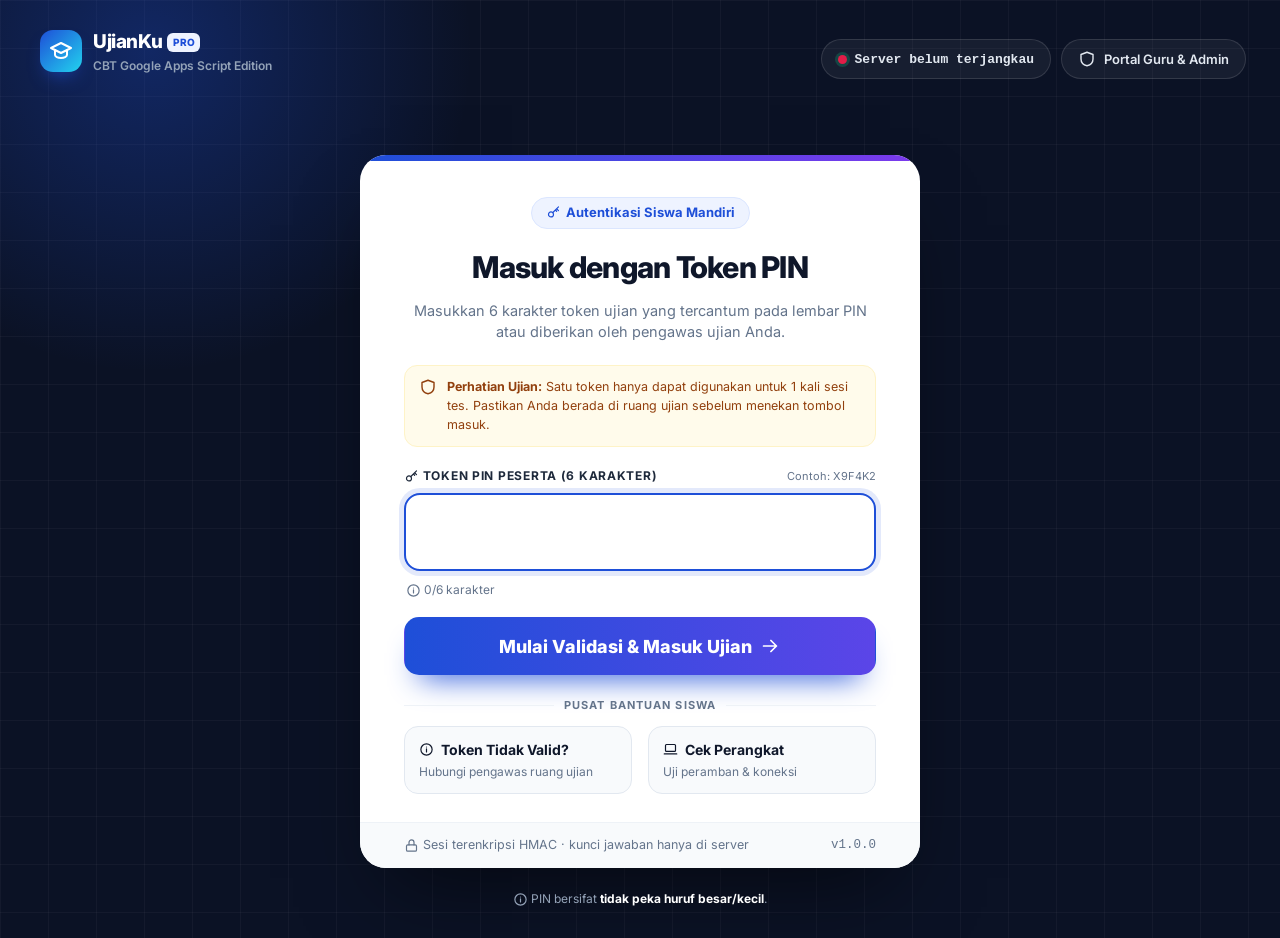
<file: index.html>
<!doctype html>
<html lang="id">
<head>
  <meta charset="utf-8">
  <meta name="viewport" content="width=device-width, initial-scale=1, viewport-fit=cover">
  <title>Portal Ujian Online — UjianKu Pro</title>
  <meta name="description" content="Portal ujian berbasis komputer (CBT). Masuk dengan Token PIN dari pengawas.">
  <meta name="theme-color" content="#13265C">
  <link rel="icon" href="assets/favicon.svg" type="image/svg+xml">
  <link rel="preconnect" href="https://fonts.googleapis.com">
  <link rel="preconnect" href="https://fonts.gstatic.com" crossorigin>
  <link rel="preconnect" href="https://script.google.com">
  <link rel="stylesheet" href="https://fonts.googleapis.com/css2?family=Inter:wght@400;500;600;700;800&display=swap">
  <link rel="stylesheet" href="css/app.css?v=20261024-1">
</head>
<body>
  <div id="root"><div style="min-height:100vh;display:flex;align-items:center;justify-content:center;background:#0b1225;color:#94a3b8;font-family:Inter,sans-serif">Memuat portal ujian…</div></div>
  <noscript>Aktifkan JavaScript untuk mengerjakan ujian.</noscript>
  <script src="js/config.js?v=20261025-1"></script>
  <script src="js/vendor/qrcode.js?v=20261024-1" defer></script>
  <script src="js/core.js?v=20261024-1" defer></script>
  <script src="js/siswa.js?v=20261024-1" defer></script>
</body>
</html>
</file>
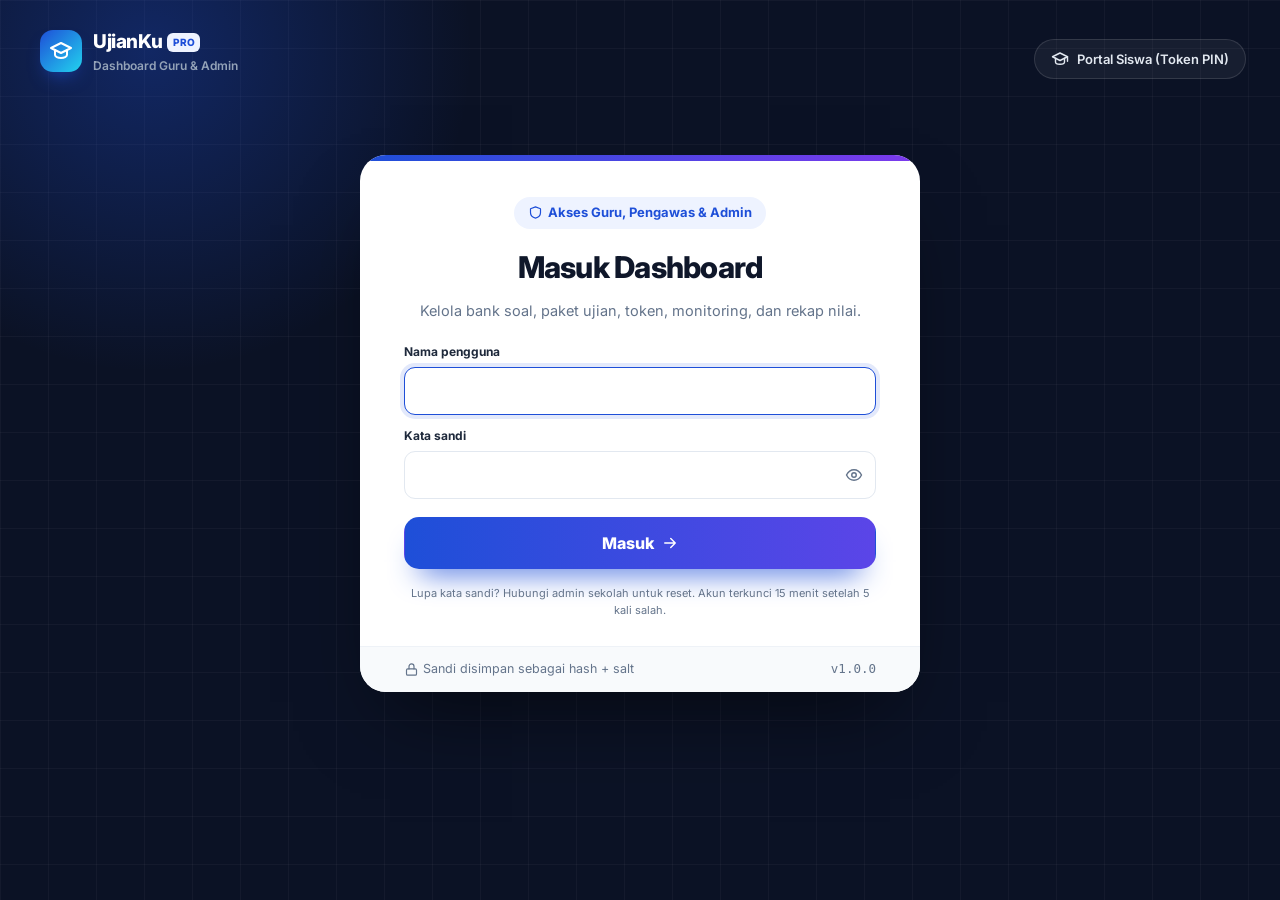
<file: admin.html>
<!doctype html>
<html lang="id">
<head>
  <meta charset="utf-8">
  <meta name="viewport" content="width=device-width, initial-scale=1, viewport-fit=cover">
  <title>Dashboard Guru &amp; Admin — UjianKu Pro</title>
  <meta name="robots" content="noindex">
  <meta name="theme-color" content="#1E4FD8">
  <link rel="icon" href="assets/favicon.svg" type="image/svg+xml">
  <link rel="preconnect" href="https://fonts.googleapis.com">
  <link rel="preconnect" href="https://fonts.gstatic.com" crossorigin>
  <link rel="preconnect" href="https://script.google.com">
  <link rel="stylesheet" href="https://fonts.googleapis.com/css2?family=Inter:wght@400;500;600;700;800&display=swap">
  <link rel="stylesheet" href="css/app.css?v=20261024-1">
</head>
<body>
  <div id="root"><div style="min-height:100vh;display:flex;align-items:center;justify-content:center;color:#64748b;font-family:Inter,sans-serif">Memuat dashboard…</div></div>
  <noscript>Aktifkan JavaScript untuk membuka dashboard.</noscript>
  <script src="js/config.js?v=20261025-1"></script>
  <script src="js/vendor/qrcode.js?v=20261024-1" defer></script>
  <script src="js/core.js?v=20261024-1" defer></script>
  <script src="js/admin.js?v=20261024-1" defer></script>
  <script src="js/admin-ujian.js?v=20261024-4" defer></script>
  <script src="js/admin-rekap.js?v=20261024-1" defer></script>
  <script src="js/admin-modul.js?v=20261024-1" defer></script>
  <script src="js/admin-dokumen.js?v=20261024-1" defer></script>
</body>
</html>
</file>
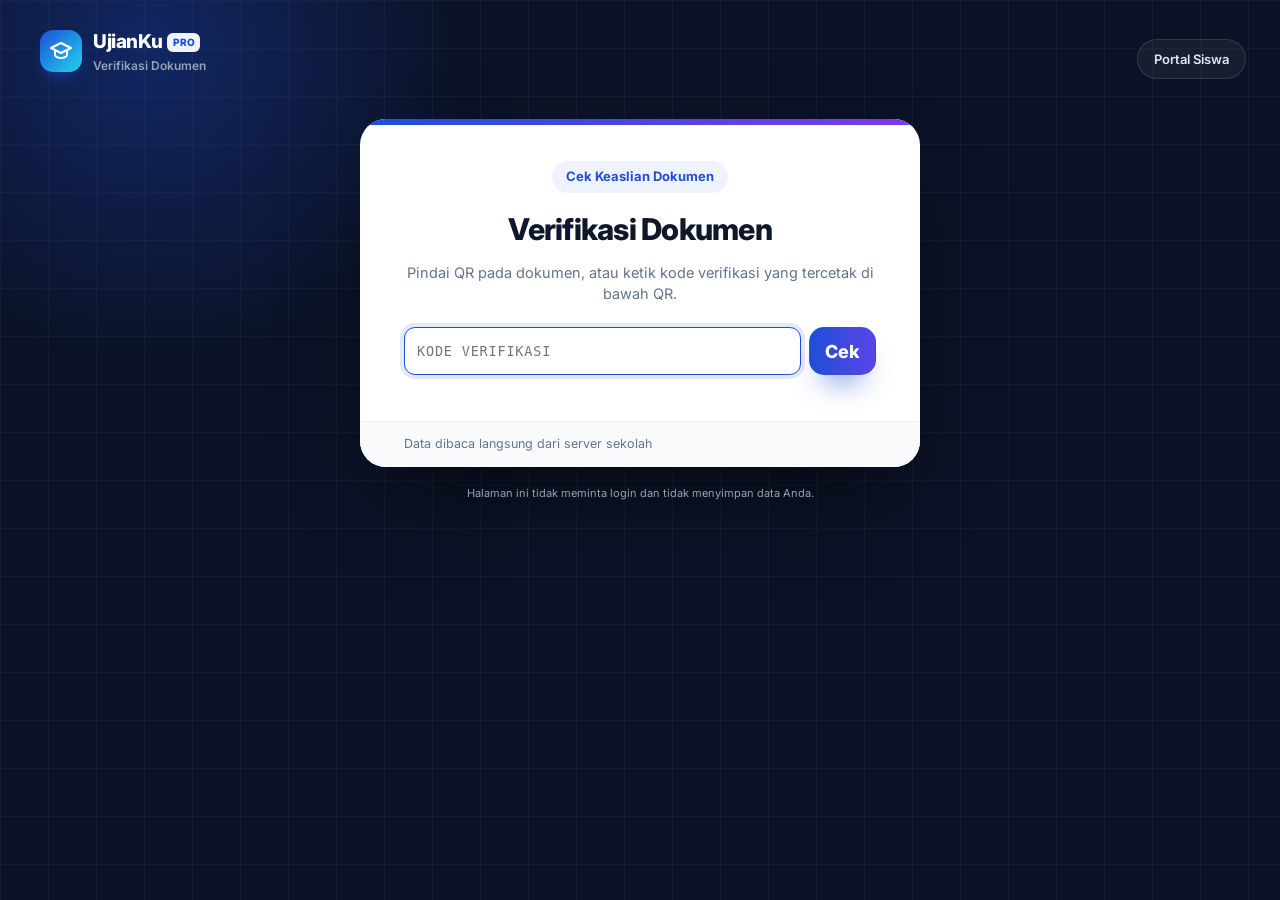
<file: verifikasi.html>
<!doctype html>
<html lang="id">
<head>
  <meta charset="utf-8">
  <meta name="viewport" content="width=device-width, initial-scale=1, viewport-fit=cover">
  <title>Verifikasi Dokumen — UjianKu Pro</title>
  <meta name="description" content="Cek keaslian dokumen yang diterbitkan sekolah melalui kode atau QR verifikasi.">
  <meta name="theme-color" content="#13265C">
  <link rel="icon" href="assets/favicon.svg" type="image/svg+xml">
  <link rel="preconnect" href="https://fonts.googleapis.com">
  <link rel="preconnect" href="https://fonts.gstatic.com" crossorigin>
  <link rel="stylesheet" href="https://fonts.googleapis.com/css2?family=Inter:wght@400;500;600;700;800&display=swap">
  <link rel="stylesheet" href="css/app.css?v=20261024-1">
  <style>
    .vf-wrap { max-width: 640px; margin: 0 auto; padding: 0 16px 48px; position: relative; z-index: 2; }
    .vf-hasil { margin-top: 18px; }
    .vf-status { display: flex; gap: 14px; align-items: center; padding: 18px 20px; border-radius: 18px; color: #fff; }
    .vf-status.sah { background: linear-gradient(135deg, #059669, #10b981); }
    .vf-status.tarik { background: linear-gradient(135deg, #be123c, #e11d48); }
    .vf-status.tidak { background: linear-gradient(135deg, #b45309, #f59e0b); }
    .vf-status .ic { width: 34px; height: 34px; }
    .vf-row { display: flex; justify-content: space-between; gap: 16px; padding: 10px 0; border-bottom: 1px solid var(--line-2); font-size: 13.5px; }
    .vf-row span { color: var(--muted); } .vf-row b { color: var(--ink); text-align: right; }
  </style>
</head>
<body>
  <div class="login-bg">
    <div class="login-top"><div class="brand"><div class="logo" data-brand="logo"></div><div><div class="nm"><span data-brand="nama">UjianKu</span><span class="pro">PRO</span></div><div class="sub" data-brand="lembaga">Verifikasi Dokumen</div></div></div><a class="pill-dark" href="index.html">Portal Siswa</a></div>
    <div class="vf-wrap">
      <div class="login-card" style="max-width:none;margin:0">
        <div class="topline"></div>
        <div class="in">
          <div class="center"><span class="badge blue" style="height:32px;padding:0 14px;font-size:13px" id="vfBadge">Cek Keaslian Dokumen</span></div>
          <h2 style="margin-top:14px">Verifikasi Dokumen</h2>
          <p class="lead">Pindai QR pada dokumen, atau ketik kode verifikasi yang tercetak di bawah QR.</p>
          <form id="vfForm" class="row" style="gap:8px">
            <input class="inp grow mono" id="vfKode" placeholder="KODE VERIFIKASI" autocomplete="off" autocapitalize="characters" spellcheck="false" style="height:48px;text-transform:uppercase;letter-spacing:.06em">
            <button class="btn grad" id="vfBtn" type="submit" style="height:48px">Cek</button>
          </form>
          <div id="vfHasil" class="vf-hasil"></div>
        </div>
        <div class="login-foot"><span>Data dibaca langsung dari server sekolah</span><span id="vfVer" class="mono"></span></div>
      </div>
      <p class="tiny center" style="color:#94a3b8;margin-top:18px">Halaman ini tidak meminta login dan tidak menyimpan data Anda.</p>
    </div>
  </div>
  <script src="js/config.js?v=20261025-1"></script>
  <script>
  (function () {
    'use strict';
    var URL_GAS = String((window.APP_CONFIG || {}).GAS_URL || '').trim();
    var OK = /^https:\/\/script\.google\.com\/macros\/s\/[\w-]+\/exec$/.test(URL_GAS) && !/GANTI|XXXX/i.test(URL_GAS);
    var $ = function (s) { return document.querySelector(s); };
    var esc = function (s) { return String(s == null ? '' : s).replace(/[&<>"']/g, function (c) { return { '&': '&amp;', '<': '&lt;', '>': '&gt;', '"': '&quot;', "'": '&#39;' }[c]; }); };
    var LOGO = '<svg viewBox="0 0 24 24" width="24" height="24" fill="none" stroke="#fff" stroke-width="2" stroke-linecap="round" stroke-linejoin="round"><path d="M2 9l10-5 10 5-10 5z"/><path d="M6 11v5c0 1.5 2.7 3 6 3s6-1.5 6-3v-5"/></svg>';
    var IC = { ok: '<svg class="ic" viewBox="0 0 24 24"><circle cx="12" cy="12" r="9"/><path d="M8 12l3 3 5-6"/></svg>', x: '<svg class="ic" viewBox="0 0 24 24"><circle cx="12" cy="12" r="9"/><path d="M15 9l-6 6M9 9l6 6"/></svg>', warn: '<svg class="ic" viewBox="0 0 24 24"><path d="M10.3 3.9L1.8 18a2 2 0 001.7 3h17a2 2 0 001.7-3L13.7 3.9a2 2 0 00-3.4 0z"/><path d="M12 9v4M12 17h.01"/></svg>' };
    document.querySelectorAll('[data-brand="logo"]').forEach(function (e) { e.innerHTML = LOGO; });
    try { if (localStorage.getItem('uk_tema') === '"gelap"') document.documentElement.setAttribute('data-theme', 'dark'); } catch (e) { }
    var tgl = function (v) { var d = new Date(v); if (isNaN(d)) return '-'; return d.toLocaleDateString('id-ID', { day: 'numeric', month: 'long', year: 'numeric' }) + ', ' + d.toLocaleTimeString('id-ID', { hour: '2-digit', minute: '2-digit' }) + ' WIB'; };
    if (!OK) { $('#vfHasil').innerHTML = '<div class="alert amber">' + IC.warn + '<div>Halaman belum dikonfigurasi: isi <code>GAS_URL</code> di <code>js/config.js</code>.</div></div>'; return; }
    // Branding sekolah (tidak wajib)
    fetch(URL_GAS, { method: 'POST', headers: { 'Content-Type': 'text/plain;charset=utf-8' }, body: JSON.stringify({ action: 'pub.boot', data: {} }) }).then(function (r) { return r.json(); }).then(function (j) {
      if (!j.success) return; var s = j.data.setting || {};
      document.querySelectorAll('[data-brand="nama"]').forEach(function (e) { e.textContent = s.NAMA_APLIKASI || 'UjianKu'; });
      document.querySelectorAll('[data-brand="lembaga"]').forEach(function (e) { e.textContent = s.NAMA_LEMBAGA || 'Verifikasi Dokumen'; });
      if (/^#[0-9a-f]{6}$/i.test(s.WARNA_UTAMA || '')) document.documentElement.style.setProperty('--brand', s.WARNA_UTAMA);
      if (/^https:\/\//.test(s.LOGO_URL || '')) document.querySelectorAll('[data-brand="logo"]').forEach(function (e) { e.innerHTML = '<img src="' + esc(s.LOGO_URL) + '" alt="">'; });
      $('#vfVer').textContent = 'v' + (j.data.versi || '');
    }).catch(function () { });
    var data = null;
    var cek = function (kode) {
      kode = String(kode || '').trim().toUpperCase().replace(/[^A-Z0-9-]/g, '');
      if (kode.length < 10) { $('#vfHasil').innerHTML = '<div class="alert amber">' + IC.warn + '<div>Kode verifikasi minimal 10 karakter.</div></div>'; return; }
      $('#vfKode').value = kode; $('#vfBtn').disabled = true; $('#vfBtn').innerHTML = '<span class="spin"></span>';
      $('#vfHasil').innerHTML = '<div class="skel" style="height:220px"></div>';
      fetch(URL_GAS + '?action=de.cek&k=' + encodeURIComponent(kode), { credentials: 'omit' }).then(function (r) { return r.json(); }).then(function (j) {
        $('#vfBtn').disabled = false; $('#vfBtn').textContent = 'Cek';
        if (!j.success) { $('#vfHasil').innerHTML = '<div class="alert amber">' + IC.warn + '<div>' + esc(j.message) + '</div></div>'; return; }
        data = j.data; tampil(kode);
        try { history.replaceState(null, '', '?k=' + encodeURIComponent(kode)); } catch (e) { }
      }).catch(function () { $('#vfBtn').disabled = false; $('#vfBtn').textContent = 'Cek'; $('#vfHasil').innerHTML = '<div class="alert rose">' + IC.warn + '<div>Tidak dapat terhubung ke server. Periksa koneksi lalu coba lagi.</div></div>'; });
    };
    var tampil = function (kode) {
      var d = data;
      if (!d.ditemukan) { $('#vfHasil').innerHTML = '<div class="vf-status tidak">' + IC.x + '<div><b style="font-size:17px">Dokumen tidak ditemukan</b><div class="small" style="opacity:.9">Kode <span class="mono">' + esc(kode) + '</span> tidak terdaftar. Periksa kembali penulisan kode, atau dokumen ini bukan terbitan resmi.</div></div></div>'; return; }
      var sah = d.status === 'SAH', tarik = d.status === 'DITARIK';
      $('#vfHasil').innerHTML = '<div class="vf-status ' + (sah ? 'sah' : tarik ? 'tarik' : 'tidak') + '">' + (sah ? IC.ok : IC.warn) + '<div><b style="font-size:17px">' + (sah ? 'Dokumen SAH & terdaftar' : tarik ? 'Dokumen telah DITARIK' : 'Status: ' + esc(d.status)) + '</b><div class="small" style="opacity:.9">' + esc(d.instansi) + '</div></div></div>' +
        (tarik && d.catatan ? '<div class="alert rose" style="margin-top:12px">' + IC.warn + '<div class="small">' + esc(d.catatan) + '</div></div>' : '') +
        '<div style="margin-top:14px">' + [['Nomor', d.nomor], ['Perihal / Judul', d.judul], ['Jenis dokumen', d.jenis], ['Tanggal terbit', d.tanggal ? tgl(d.tanggal) : '-'], ['Kode verifikasi', kode]].map(function (x) { return '<div class="vf-row"><span>' + x[0] + '</span><b>' + esc(x[1] || '-') + '</b></div>'; }).join('') + '</div>' +
        (d.penandatangan && d.penandatangan.length ? '<h3 style="font-size:14px;margin:18px 0 8px">' + (d.slot ? 'Penanda tangan (slot ' + d.slot + ')' : 'Penanda tangan') + '</h3><div class="stack-sm">' + d.penandatangan.map(function (p) { return '<div class="list-item"><div class="avatar sm">' + esc(String(p.nama || '?').replace(/[^A-Za-z ]/g, '').split(' ').filter(Boolean).slice(0, 2).map(function (x) { return x[0]; }).join('')) + '</div><div class="grow"><b class="small" style="color:var(--ink)">' + esc(p.nama) + '</b><div class="tiny muted">' + esc(p.jabatan) + ' · ' + esc(p.label || '') + '</div></div><div class="tiny muted" style="text-align:right">' + esc(p.metode || '') + '<br>' + (p.waktu ? tgl(p.waktu) : '') + '</div></div>'; }).join('') + '</div>' : '') +
        (d.hashPdf ? '<div class="card soft" style="padding:14px;margin-top:16px"><b class="small" style="color:var(--ink)">Cocokkan berkas PDF (opsional)</b><p class="tiny muted" style="margin:4px 0 10px">Pilih PDF yang Anda terima — sidik jari SHA-256 dihitung di perangkat Anda (berkas tidak diunggah) lalu dicocokkan dengan arsip resmi.</p><input type="file" id="vfPdf" accept="application/pdf"><div id="vfHash" style="margin-top:10px"></div></div>' : '');
      var f = document.getElementById('vfPdf');
      if (f) f.onchange = function () {
        var file = f.files[0]; if (!file) return;
        if (!window.crypto || !crypto.subtle) { $('#vfHash').innerHTML = '<div class="alert amber"><div class="small">Peramban tidak mendukung perhitungan hash.</div></div>'; return; }
        file.arrayBuffer().then(function (b) { return crypto.subtle.digest('SHA-256', b); }).then(function (h) {
          var hex = Array.prototype.map.call(new Uint8Array(h), function (x) { return ('0' + x.toString(16)).slice(-2); }).join('');
          var sama = hex === String(d.hashPdf).toLowerCase();
          $('#vfHash').innerHTML = '<div class="alert ' + (sama ? 'green' : 'rose') + '">' + (sama ? IC.ok : IC.warn) + '<div class="small"><b>' + (sama ? 'Berkas identik dengan arsip resmi.' : 'Berkas BERBEDA dari arsip resmi — mungkin telah diubah, dicetak ulang, atau bukan berkas asli.') + '</b><div class="mono tiny" style="word-break:break-all;margin-top:4px">' + hex + '</div></div></div>';
        });
      };
    };
    $('#vfForm').onsubmit = function (e) { e.preventDefault(); cek($('#vfKode').value); };
    var awal = new URLSearchParams(location.search).get('k') || (location.hash.match(/k=([\w-]+)/) || [])[1];
    if (awal) cek(awal); else $('#vfKode').focus();
  })();
  </script>
</body>
</html>
</file>
<file: css/app.css>
/* ============================================================================
   UjianKu Pro — Sistem desain (mengikuti referensi "Online Exam Portal")
   Biru royal #1E4FD8 · navy #13265C · kartu 16px · Inter · responsif
   ============================================================================ */
:root {
  --brand: #1E4FD8; --brand-600: #1a45c0; --brand-50: #eef3ff; --brand-100: #dbe6ff; --navy: #13265C; --navy-2: #16388C;
  --bg: #F6F8FC; --card: #ffffff; --soft: #f8fafc; --line: #e2e8f0; --line-2: #eef2f7;
  --ink: #0f172a; --ink-2: #1e293b; --muted: #64748b; --muted-2: #94a3b8;
  --green: #059669; --green-50: #ecfdf5; --green-100: #d1fae5; --purple: #7c3aed; --purple-50: #f5f3ff; --purple-100: #ede9fe;
  --amber: #d97706; --amber-50: #fffbeb; --amber-100: #fef3c7; --rose: #e11d48; --rose-50: #fff1f2; --rose-100: #ffe4e6; --sky: #0284c7; --cyan: #06b6d4;
  --r-sm: 10px; --r: 14px; --r-lg: 18px; --r-xl: 24px;
  --sh-1: 0 1px 2px rgba(15, 23, 42, .05); --sh-2: 0 6px 24px -10px rgba(15, 23, 42, .18); --sh-3: 0 24px 60px -20px rgba(15, 23, 42, .35);
  --sidebar: 256px; --hdr: 68px; --font: 'Inter', system-ui, -apple-system, 'Segoe UI', Roboto, sans-serif; --mono: ui-monospace, 'SFMono-Regular', Menlo, Consolas, monospace;
  color-scheme: light;
}
:root:not([data-theme="light"]) { }
@media (prefers-color-scheme: dark) { :root:not([data-theme="light"])[data-theme-auto] { --dark: 1; } }
:root[data-theme="dark"] {
  --bg: #0b1220; --card: #111a2e; --soft: #0f172a; --line: #1f2a44; --line-2: #18233a; --ink: #e8eefc; --ink-2: #cbd5e1; --muted: #94a3b8; --muted-2: #64748b;
  --brand-50: #12224d; --brand-100: #1a2e66; --green-50: #062a22; --green-100: #0a3a2e; --purple-50: #1f1640; --purple-100: #2a1d57; --amber-50: #2a1e06; --amber-100: #3a2a08;
  --rose-50: #2d0d16; --rose-100: #3d1220; color-scheme: dark;
}
* { box-sizing: border-box; }
html { -webkit-text-size-adjust: 100%; }
body { margin: 0; font-family: var(--font); background: var(--bg); color: var(--ink-2); font-size: 14px; line-height: 1.5; -webkit-font-smoothing: antialiased; }
a { color: var(--brand); text-decoration: none; }
a:hover { text-decoration: underline; }
img { max-width: 100%; }
h1, h2, h3, h4 { color: var(--ink); margin: 0; letter-spacing: -.01em; }
button, input, select, textarea { font: inherit; color: inherit; }
.mono { font-family: var(--mono); }
.muted { color: var(--muted); } .muted-2 { color: var(--muted-2); } .tiny { font-size: 11px; } .small { font-size: 12px; } .big { font-size: 16px; }
.b { font-weight: 700; } .sb { font-weight: 600; } .xb { font-weight: 800; }
.hidden { display: none !important; }
.row { display: flex; align-items: center; gap: 10px; } .row.wrap { flex-wrap: wrap; } .row.top { align-items: flex-start; } .between { justify-content: space-between; } .end { justify-content: flex-end; }
.col { display: flex; flex-direction: column; gap: 10px; }
.grow { flex: 1; min-width: 0; } .nowrap { white-space: nowrap; } .ellipsis { overflow: hidden; text-overflow: ellipsis; white-space: nowrap; }
.grid { display: grid; gap: 16px; } .g2 { grid-template-columns: repeat(2, minmax(0, 1fr)); } .g3 { grid-template-columns: repeat(3, minmax(0, 1fr)); } .g4 { grid-template-columns: repeat(4, minmax(0, 1fr)); } .g5 { grid-template-columns: repeat(5, minmax(0, 1fr)); }
.span2 { grid-column: span 2; } .span3 { grid-column: span 3; }
.stack > * + * { margin-top: 16px; } .stack-sm > * + * { margin-top: 10px; }
.sep { height: 1px; background: var(--line-2); margin: 14px 0; border: 0; }
.center { text-align: center; } .right { text-align: right; }
.pill-n { display: inline-flex; min-width: 20px; height: 20px; padding: 0 6px; border-radius: 99px; align-items: center; justify-content: center; font-size: 10.5px; font-weight: 700; background: rgba(255,255,255,.22); }

/* ---------------- Ikon ---------------- */
.ic { width: 18px; height: 18px; flex: none; stroke: currentColor; fill: none; stroke-width: 1.9; stroke-linecap: round; stroke-linejoin: round; vertical-align: middle; }
.ic.sm { width: 15px; height: 15px; } .ic.lg { width: 22px; height: 22px; } .ic.xl { width: 28px; height: 28px; }
.chip-ic { width: 40px; height: 40px; border-radius: 12px; display: inline-flex; align-items: center; justify-content: center; flex: none; }
.chip-ic.sm { width: 32px; height: 32px; border-radius: 10px; }
.t-blue { background: var(--brand-50); color: var(--brand); } .t-green { background: var(--green-50); color: var(--green); } .t-purple { background: var(--purple-50); color: var(--purple); }
.t-amber { background: var(--amber-50); color: var(--amber); } .t-rose { background: var(--rose-50); color: var(--rose); } .t-slate { background: var(--soft); color: var(--muted); }
.s-blue { background: var(--brand); color: #fff; box-shadow: 0 8px 18px -8px var(--brand); } .s-green { background: #10b981; color: #fff; } .s-purple { background: #7c3aed; color: #fff; } .s-amber { background: #f59e0b; color: #fff; } .s-rose { background: #e11d48; color: #fff; }

/* ---------------- Tombol ---------------- */
.btn { display: inline-flex; align-items: center; justify-content: center; gap: 7px; height: 38px; padding: 0 15px; border-radius: 11px; border: 1px solid transparent; font-weight: 600; font-size: 13px;
  cursor: pointer; transition: background .15s, box-shadow .15s, transform .05s, border-color .15s; white-space: nowrap; text-decoration: none !important; background: var(--soft); color: var(--ink-2); }
.btn:active { transform: translateY(1px); } .btn:disabled { opacity: .55; cursor: not-allowed; }
.btn.sm { height: 32px; padding: 0 11px; font-size: 12px; border-radius: 9px; } .btn.lg { height: 46px; padding: 0 22px; font-size: 15px; border-radius: 13px; } .btn.block { width: 100%; }
.btn.icon { width: 36px; padding: 0; } .btn.icon.sm { width: 30px; }
.btn.primary { background: var(--brand); color: #fff; box-shadow: 0 8px 18px -10px var(--brand); } .btn.primary:hover { background: var(--brand-600); }
.btn.ghost { background: var(--card); border-color: var(--line); } .btn.ghost:hover { background: var(--soft); }
.btn.soft { background: var(--brand-50); color: var(--brand); } .btn.soft:hover { background: var(--brand-100); }
.btn.green { background: #059669; color: #fff; } .btn.green:hover { background: #047857; }
.btn.purple { background: #7c3aed; color: #fff; } .btn.amber { background: #f59e0b; color: #fff; } .btn.rose, .btn.danger { background: #e11d48; color: #fff; } .btn.danger:hover { background: #be123c; }
.btn.soft-rose { background: var(--rose-50); color: var(--rose); } .btn.soft-amber { background: var(--amber-50); color: #b45309; } .btn.soft-green { background: var(--green-50); color: var(--green); }
.btn.text { background: transparent; padding: 0 6px; color: var(--brand); height: auto; } .btn.text:hover { text-decoration: underline; }
.btn .spin { width: 16px; height: 16px; border: 2px solid currentColor; border-right-color: transparent; border-radius: 50%; animation: spin .7s linear infinite; }
@keyframes spin { to { transform: rotate(360deg); } }
.iconbtn { width: 32px; height: 32px; border-radius: 9px; display: inline-flex; align-items: center; justify-content: center; border: 0; background: transparent; color: var(--muted); cursor: pointer; }
.iconbtn:hover { background: var(--soft); color: var(--ink); } .iconbtn.rose:hover { background: var(--rose-50); color: var(--rose); } .iconbtn.blue { color: var(--brand); } .iconbtn.amber { color: var(--amber); }

/* ---------------- Badge & chip ---------------- */
.badge { display: inline-flex; align-items: center; gap: 5px; height: 22px; padding: 0 9px; border-radius: 99px; font-size: 11px; font-weight: 700; white-space: nowrap; background: var(--soft); color: var(--muted); }
.badge.dot::before { content: ''; width: 6px; height: 6px; border-radius: 50%; background: currentColor; }
.badge.blue { background: var(--brand-50); color: var(--brand); } .badge.green { background: var(--green-100); color: #047857; } .badge.purple { background: var(--purple-100); color: #6d28d9; }
.badge.amber { background: var(--amber-100); color: #b45309; } .badge.rose { background: var(--rose-100); color: #be123c; } .badge.navy { background: var(--navy); color: #fff; }
.badge.live { background: var(--green-100); color: #047857; } .badge.live::before { content: ''; width: 6px; height: 6px; border-radius: 50%; background: #10b981; animation: ping 1.4s infinite; }
@keyframes ping { 0% { box-shadow: 0 0 0 0 rgba(16, 185, 129, .6); } 80% { box-shadow: 0 0 0 6px rgba(16, 185, 129, 0); } }
.tag { display: inline-flex; align-items: center; height: 20px; padding: 0 7px; border-radius: 6px; font-size: 10.5px; font-weight: 700; background: var(--soft); color: var(--muted); border: 1px solid var(--line); }
.chips { display: flex; gap: 8px; flex-wrap: wrap; } .chips.scroll { flex-wrap: nowrap; overflow-x: auto; padding-bottom: 4px; }
.chip { display: inline-flex; align-items: center; gap: 7px; height: 34px; padding: 0 13px; border-radius: 11px; background: var(--soft); border: 1px solid var(--line); font-size: 12.5px; font-weight: 600; color: var(--ink-2); cursor: pointer; white-space: nowrap; }
.chip:hover { background: var(--brand-50); } .chip.on { background: var(--brand); border-color: var(--brand); color: #fff; } .chip.on .pill-n { background: rgba(255, 255, 255, .25); }
.chip .pill-n { background: var(--card); color: var(--muted); } .chip.rose { color: var(--rose); } .chip.rose.on { background: var(--rose); border-color: var(--rose); color: #fff; }

/* ---------------- Kartu ---------------- */
.card { background: var(--card); border: 1px solid var(--line); border-radius: var(--r-lg); box-shadow: var(--sh-1); }
.card.pad { padding: 18px; } .card.pad-lg { padding: 24px; } .card.flat { box-shadow: none; } .card.soft { background: var(--soft); }
.card-h { display: flex; align-items: center; justify-content: space-between; gap: 12px; padding: 16px 18px 0; }
.card-h h3 { font-size: 15px; } .card-h p { margin: 2px 0 0; font-size: 12px; color: var(--muted); } .card-b { padding: 16px 18px 18px; }
.kpi { position: relative; overflow: hidden; padding: 16px 18px; }
.kpi .lbl { font-size: 11px; font-weight: 700; letter-spacing: .06em; text-transform: uppercase; color: var(--muted); }
.kpi .val { font-size: 28px; font-weight: 800; color: var(--ink); line-height: 1.15; margin-top: 10px; letter-spacing: -.02em; }
.kpi .val small { font-size: 13px; color: var(--muted); font-weight: 600; letter-spacing: 0; }
.kpi .sub { font-size: 11.5px; color: var(--muted); margin-top: 6px; }
.kpi .blob { position: absolute; right: -14px; top: -14px; width: 70px; height: 70px; border-radius: 50%; opacity: .55; }
.up { color: var(--green); font-weight: 700; } .down { color: var(--rose); font-weight: 700; }
.bar { height: 7px; background: var(--line-2); border-radius: 99px; overflow: hidden; } .bar > i { display: block; height: 100%; border-radius: 99px; background: var(--brand); transition: width .4s; }
.bar.thin { height: 5px; } .bar.thick { height: 10px; }
.bar.green > i { background: #10b981; } .bar.amber > i { background: #f59e0b; } .bar.rose > i { background: #e11d48; } .bar.purple > i { background: #7c3aed; }

/* ---------------- Form ---------------- */
.field { display: flex; flex-direction: column; gap: 6px; } .field > label, .lbl-f { font-size: 12px; font-weight: 700; color: var(--ink-2); }
.field .hint { font-size: 11px; color: var(--muted); }
.inp, .sel, .ta { width: 100%; height: 40px; padding: 0 12px; border-radius: 11px; border: 1px solid var(--line); background: var(--card); outline: none; transition: border-color .15s, box-shadow .15s; font-size: 13.5px; }
.ta { height: auto; min-height: 90px; padding: 10px 12px; resize: vertical; line-height: 1.55; }
.inp:focus, .sel:focus, .ta:focus { border-color: var(--brand); box-shadow: 0 0 0 4px rgba(30, 79, 216, .12); }
.inp.sm, .sel.sm { height: 34px; font-size: 12.5px; border-radius: 9px; }
.inp[readonly] { background: var(--soft); color: var(--muted); }
.search { position: relative; } .search .ic { position: absolute; left: 11px; top: 50%; transform: translateY(-50%); color: var(--muted-2); width: 16px; height: 16px; } .search .inp { padding-left: 34px; }
.check { display: inline-flex; align-items: center; gap: 8px; cursor: pointer; font-size: 13px; user-select: none; }
.check input { width: 17px; height: 17px; accent-color: var(--brand); }
.switch { position: relative; display: inline-flex; width: 42px; height: 24px; flex: none; cursor: pointer; }
.switch input { opacity: 0; width: 0; height: 0; } .switch span { position: absolute; inset: 0; background: #cbd5e1; border-radius: 99px; transition: .2s; }
.switch span::before { content: ''; position: absolute; width: 18px; height: 18px; left: 3px; top: 3px; border-radius: 50%; background: #fff; transition: .2s; box-shadow: 0 1px 3px rgba(0, 0, 0, .25); }
.switch input:checked + span { background: #10b981; } .switch input:checked + span::before { transform: translateX(18px); } .switch input:disabled + span { opacity: .5; }
.seg { display: inline-flex; background: var(--soft); border: 1px solid var(--line); border-radius: 11px; padding: 3px; gap: 2px; }
.seg button { border: 0; background: transparent; height: 32px; padding: 0 14px; border-radius: 8px; font-weight: 700; font-size: 12.5px; cursor: pointer; color: var(--muted); }
.seg button.on { background: var(--card); color: var(--brand); box-shadow: var(--sh-1); }
.form-grid { display: grid; grid-template-columns: repeat(2, minmax(0, 1fr)); gap: 14px; } .form-grid .full { grid-column: 1 / -1; }
.opt-tile { border: 1px solid var(--line); border-radius: 12px; padding: 12px 14px; background: var(--soft); display: flex; gap: 12px; align-items: flex-start; justify-content: space-between; }
.opt-tile b { font-size: 13px; color: var(--ink); } .opt-tile p { margin: 3px 0 0; font-size: 11.5px; color: var(--muted); }

/* ---------------- Tabel ---------------- */
.tbl-wrap { overflow-x: auto; -webkit-overflow-scrolling: touch; }
table.tbl { width: 100%; border-collapse: collapse; font-size: 13px; }
.tbl th { text-align: left; font-size: 10.5px; letter-spacing: .07em; text-transform: uppercase; color: var(--muted); font-weight: 700; padding: 11px 14px; background: var(--soft); border-bottom: 1px solid var(--line); white-space: nowrap; }
.tbl td { padding: 12px 14px; border-bottom: 1px solid var(--line-2); vertical-align: middle; }
.tbl tbody tr:hover { background: var(--soft); } .tbl tr.warn { background: rgba(225, 29, 72, .04); } .tbl tr.ok { background: rgba(16, 185, 129, .04); } .tbl tr.sel { background: var(--brand-50); }
.tbl .num { text-align: right; font-variant-numeric: tabular-nums; } .tbl td.act { text-align: right; white-space: nowrap; }
.pager { display: flex; align-items: center; justify-content: space-between; gap: 10px; padding: 12px 16px; font-size: 12px; color: var(--muted); flex-wrap: wrap; }
.pager .pg { display: flex; gap: 4px; } .pager button { min-width: 30px; height: 30px; border-radius: 8px; border: 1px solid var(--line); background: var(--card); font-size: 12px; font-weight: 600; cursor: pointer; }
.pager button.on { background: var(--brand); color: #fff; border-color: var(--brand); } .pager button:disabled { opacity: .45; cursor: default; }
.empty { padding: 36px 16px; text-align: center; color: var(--muted); } .empty .ic { width: 34px; height: 34px; color: var(--muted-2); margin-bottom: 6px; }

/* ---------------- Layout aplikasi ---------------- */
.app { display: flex; min-height: 100vh; }
.sidebar { width: var(--sidebar); background: var(--card); border-right: 1px solid var(--line); display: flex; flex-direction: column; padding: 18px 14px; position: sticky; top: 0; height: 100vh; flex: none; z-index: 40; }
.brand { display: flex; align-items: center; gap: 11px; padding: 2px 6px 18px; }
.brand .logo { width: 42px; height: 42px; border-radius: 13px; background: linear-gradient(135deg, var(--brand), #22d3ee); display: flex; align-items: center; justify-content: center; color: #fff; box-shadow: 0 10px 20px -10px var(--brand); flex: none; overflow: hidden; }
.brand .logo img { width: 100%; height: 100%; object-fit: cover; }
.brand .nm { font-size: 19px; font-weight: 800; color: var(--ink); letter-spacing: -.02em; display: flex; align-items: center; gap: 5px; }
.brand .nm .pro { font-size: 10px; background: var(--brand-50); color: var(--brand); padding: 2px 6px; border-radius: 6px; font-weight: 800; }
.brand .sub { font-size: 10.5px; color: var(--muted-2); font-weight: 600; }
.nav { display: flex; flex-direction: column; gap: 3px; overflow-y: auto; flex: 1; margin: 0 -4px; padding: 0 4px; }
.nav .sec { font-size: 10px; letter-spacing: .1em; text-transform: uppercase; color: var(--muted-2); font-weight: 700; padding: 12px 12px 4px; }
.nav a { display: flex; align-items: center; gap: 12px; padding: 0 12px; height: 42px; border-radius: 12px; color: var(--muted); font-weight: 600; font-size: 13.5px; text-decoration: none !important; position: relative; }
.nav a .ic { color: var(--muted-2); } .nav a:hover { background: var(--soft); color: var(--ink); }
.nav a.on { background: var(--brand); color: #fff; box-shadow: 0 10px 20px -12px var(--brand); } .nav a.on .ic { color: #fff; }
.nav a .badge { margin-left: auto; height: 19px; font-size: 10px; } .nav a.out { color: var(--rose); } .nav a.out .ic { color: var(--rose); }
.motiv { margin-top: 14px; border-radius: 16px; padding: 16px; text-align: center; background: linear-gradient(180deg, var(--brand-50), rgba(99, 102, 241, .06)); border: 1px solid var(--brand-100); }
.motiv b { display: block; font-size: 12.5px; color: var(--ink); margin-top: 8px; } .motiv span { font-size: 11px; color: var(--muted); }
.main { flex: 1; min-width: 0; display: flex; flex-direction: column; }
.topbar { height: var(--hdr); background: rgba(255, 255, 255, .86); backdrop-filter: saturate(1.4) blur(10px); border-bottom: 1px solid var(--line); display: flex; align-items: center; gap: 14px; padding: 0 24px; position: sticky; top: 0; z-index: 30; }
:root[data-theme="dark"] .topbar { background: rgba(17, 26, 46, .86); }
.topbar h1 { font-size: 18px; } .topbar .tl { font-size: 11.5px; color: var(--muted); }
.topbar .search { width: min(320px, 32vw); } .topbar .search .inp { border-radius: 99px; height: 38px; background: var(--soft); }
.hb { display: none; }
.bell { position: relative; } .bell .cnt { position: absolute; top: -4px; right: -4px; min-width: 17px; height: 17px; border-radius: 99px; background: var(--rose); color: #fff; font-size: 10px; font-weight: 800; display: flex; align-items: center; justify-content: center; border: 2px solid var(--card); }
.me { display: flex; align-items: center; gap: 10px; padding-left: 12px; border-left: 1px solid var(--line); cursor: pointer; position: relative; }
.avatar { width: 38px; height: 38px; border-radius: 50%; background: linear-gradient(135deg, var(--brand), #7c3aed); color: #fff; font-weight: 800; display: flex; align-items: center; justify-content: center; font-size: 13px; flex: none; }
.avatar.sq { border-radius: 14px; } .avatar.lg { width: 56px; height: 56px; font-size: 19px; border-radius: 16px; } .avatar.sm { width: 30px; height: 30px; font-size: 11px; }
.me .who b { display: block; font-size: 12.5px; color: var(--ink); line-height: 1.2; } .me .who span { font-size: 10.5px; color: var(--muted); }
.menu-pop { position: absolute; right: 0; top: calc(100% + 10px); background: var(--card); border: 1px solid var(--line); border-radius: 14px; box-shadow: var(--sh-3); min-width: 230px; padding: 6px; z-index: 60; }
.menu-pop a, .menu-pop button { display: flex; align-items: center; gap: 10px; width: 100%; padding: 9px 11px; border-radius: 9px; border: 0; background: none; color: var(--ink-2); font-size: 13px; cursor: pointer; text-decoration: none !important; text-align: left; }
.menu-pop a:hover, .menu-pop button:hover { background: var(--soft); }
.content { padding: 24px; flex: 1; width: 100%; max-width: 1680px; margin: 0 auto; }
.page-h { display: flex; align-items: flex-end; justify-content: space-between; gap: 16px; margin-bottom: 20px; flex-wrap: wrap; }
.page-h h2 { font-size: 26px; font-weight: 800; letter-spacing: -.02em; } .page-h p { margin: 4px 0 0; color: var(--muted); font-size: 13px; max-width: 760px; }
.crumb { font-size: 11.5px; color: var(--muted-2); margin-bottom: 6px; display: flex; gap: 6px; align-items: center; } .crumb b { color: var(--ink-2); font-weight: 600; }
.footer { background: var(--navy); color: #cbd5e1; font-size: 11.5px; padding: 14px 24px; display: flex; align-items: center; justify-content: space-between; gap: 14px; flex-wrap: wrap; }
.footer .it { display: inline-flex; align-items: center; gap: 6px; } .footer .it .ic { width: 15px; height: 15px; } .footer b { color: #fff; }
.scrim { position: fixed; inset: 0; background: rgba(15, 23, 42, .45); z-index: 39; backdrop-filter: blur(2px); }
.bnav { display: none; }

/* ---------------- Hero & kartu aksi (dashboard siswa) ---------------- */
.hero { position: relative; overflow: hidden; border-radius: var(--r-xl); padding: 28px; color: #fff; background: linear-gradient(110deg, var(--navy) 0%, var(--navy-2) 45%, var(--brand) 100%); box-shadow: 0 24px 50px -30px var(--brand); }
.hero::before { content: ''; position: absolute; inset: 0; background-image: radial-gradient(rgba(255, 255, 255, .14) 1px, transparent 1px); background-size: 20px 20px; opacity: .8; }
.hero::after { content: ''; position: absolute; width: 420px; height: 420px; right: -120px; top: -160px; border-radius: 50%; background: rgba(96, 165, 250, .25); filter: blur(40px); }
.hero > * { position: relative; z-index: 1; }
.hero h2 { color: #fff; font-size: 28px; font-weight: 800; letter-spacing: -.02em; } .hero p { color: #dbe6ff; max-width: 560px; margin: 8px 0 0; font-size: 13.5px; }
.hero .btn.white { background: #fff; color: var(--brand); border-radius: 99px; height: 44px; padding: 0 22px; }
.hero-vis { position: relative; width: 340px; height: 200px; flex: none; }
.hero-vis .frame { position: absolute; inset: 10px 0 0 30px; border-radius: 18px; border: 1px solid rgba(255, 255, 255, .25); background: rgba(15, 23, 42, .25); overflow: hidden; }
.float { position: absolute; background: rgba(255, 255, 255, .96); color: var(--ink-2); border-radius: 16px; padding: 10px 13px; display: flex; gap: 10px; align-items: center; box-shadow: var(--sh-3); }
:root[data-theme="dark"] .float { background: rgba(17, 26, 46, .96); }
.float .k { font-size: 10px; font-weight: 700; color: var(--muted-2); } .float .v { font-size: 16px; font-weight: 800; letter-spacing: .03em; }
.act-card { border-radius: var(--r-lg); padding: 16px; display: flex; flex-direction: column; justify-content: space-between; gap: 14px; border: 1px solid; transition: box-shadow .2s, transform .2s; }
.act-card:hover { box-shadow: var(--sh-2); transform: translateY(-2px); }
.act-card h4 { font-size: 14px; } .act-card p { margin: 2px 0 0; font-size: 12px; color: var(--muted); }
.act-card.blue { background: var(--brand-50); border-color: var(--brand-100); } .act-card.green { background: var(--green-50); border-color: var(--green-100); }
.act-card.purple { background: var(--purple-50); border-color: var(--purple-100); } .act-card.amber { background: var(--amber-50); border-color: var(--amber-100); }
.stat { padding: 16px; display: flex; flex-direction: column; gap: 8px; } .stat .v { font-size: 26px; font-weight: 800; color: var(--ink); letter-spacing: -.02em; } .stat .v small { font-size: 15px; color: var(--muted-2); }
.stat .l { font-size: 11.5px; color: var(--muted); font-weight: 600; } .stat .d { font-size: 10.5px; color: var(--muted-2); }
.list-item { display: flex; align-items: center; gap: 12px; padding: 10px 12px; border: 1px solid var(--line-2); border-radius: 13px; }
.list-item:hover { background: var(--soft); }
.date-box { width: 44px; height: 44px; border-radius: 12px; display: flex; flex-direction: column; align-items: center; justify-content: center; flex: none; border: 1px solid; line-height: 1; }
.date-box small { font-size: 9.5px; font-weight: 800; text-transform: uppercase; } .date-box b { font-size: 16px; font-weight: 800; margin-top: 2px; }
.dots { display: flex; gap: 6px; justify-content: center; } .dots i { width: 7px; height: 7px; border-radius: 50%; background: var(--line); cursor: pointer; } .dots i.on { background: var(--brand); }

/* ---------------- Grafik ---------------- */
.chart { width: 100%; display: block; overflow: visible; }
.chart text { fill: var(--muted); font-size: 10px; font-family: var(--font); }
.legend { display: flex; flex-direction: column; gap: 8px; font-size: 12px; } .legend .li { display: flex; align-items: center; justify-content: space-between; gap: 10px; }
.legend .sw { width: 10px; height: 10px; border-radius: 50%; display: inline-block; margin-right: 7px; flex: none; }
.ring { position: relative; display: inline-flex; align-items: center; justify-content: center; } .ring .c { position: absolute; text-align: center; }
.tip { position: absolute; background: var(--ink); color: #fff; font-size: 10.5px; padding: 4px 8px; border-radius: 6px; pointer-events: none; transform: translate(-50%, -120%); white-space: nowrap; font-weight: 700; z-index: 5; }

/* ---------------- Modal, drawer, toast ---------------- */
.modal-bg { position: fixed; inset: 0; background: rgba(15, 23, 42, .55); backdrop-filter: blur(4px); z-index: 100; display: flex; align-items: center; justify-content: center; padding: 16px; animation: fade .15s; }
.modal { background: var(--card); border-radius: var(--r-xl); box-shadow: var(--sh-3); width: 100%; max-width: 560px; max-height: calc(100vh - 32px); display: flex; flex-direction: column; animation: pop .18s; }
.modal.lg { max-width: 860px; } .modal.xl { max-width: 1100px; } .modal.sm { max-width: 440px; }
.modal-h { display: flex; align-items: flex-start; gap: 12px; padding: 20px 22px 12px; } .modal-h h3 { font-size: 17px; } .modal-h p { margin: 3px 0 0; font-size: 12.5px; color: var(--muted); }
.modal-b { padding: 6px 22px 18px; overflow-y: auto; } .modal-f { display: flex; justify-content: flex-end; gap: 10px; padding: 14px 22px 18px; border-top: 1px solid var(--line-2); flex-wrap: wrap; }
@keyframes fade { from { opacity: 0; } } @keyframes pop { from { opacity: 0; transform: translateY(10px) scale(.98); } }
.drawer-bg { position: fixed; inset: 0; background: rgba(15, 23, 42, .45); z-index: 90; animation: fade .15s; }
.drawer { position: fixed; top: 0; right: 0; bottom: 0; width: min(560px, 100vw); background: var(--card); z-index: 91; box-shadow: var(--sh-3); display: flex; flex-direction: column; animation: slide .2s; }
.drawer.lg { width: min(820px, 100vw); }
@keyframes slide { from { transform: translateX(30px); opacity: 0; } }
.drawer-h { padding: 18px 20px; border-bottom: 1px solid var(--line-2); display: flex; align-items: center; gap: 12px; } .drawer-b { padding: 18px 20px; overflow-y: auto; flex: 1; }
.toasts { position: fixed; right: 18px; bottom: 18px; z-index: 200; display: flex; flex-direction: column; gap: 10px; align-items: flex-end; }
.toast { max-width: 380px; background: var(--ink); color: #fff; padding: 12px 15px; border-radius: 14px; font-size: 13px; font-weight: 600; box-shadow: var(--sh-3); display: flex; gap: 10px; align-items: flex-start; animation: pop .2s; }
:root[data-theme="dark"] .toast { background: #1e293b; }
.toast.ok { background: #047857; } .toast.err { background: #be123c; } .toast.warn { background: #b45309; }
.alert { border-radius: 13px; padding: 12px 14px; display: flex; gap: 10px; align-items: flex-start; font-size: 12.5px; border: 1px solid; }
.alert.amber { background: var(--amber-50); border-color: var(--amber-100); color: #92400e; } .alert.blue { background: var(--brand-50); border-color: var(--brand-100); color: var(--navy); }
.alert.rose { background: var(--rose-50); border-color: var(--rose-100); color: #9f1239; } .alert.green { background: var(--green-50); border-color: var(--green-100); color: #065f46; }
:root[data-theme="dark"] .alert { color: var(--ink-2); }
.banner-cfg { background: #fde68a; color: #78350f; padding: 10px 18px; font-size: 13px; font-weight: 600; text-align: center; }
.skel { background: linear-gradient(90deg, var(--line-2), var(--soft), var(--line-2)); background-size: 200% 100%; animation: sk 1.2s infinite; border-radius: 10px; }
@keyframes sk { to { background-position: -200% 0; } }
.dark-card { background: linear-gradient(135deg, #0f1b3d, #0b1225); color: #cbd5e1; border-radius: var(--r-xl); padding: 22px; border: 1px solid #1f2a44; }
.dark-card h3 { color: #fff; } .dark-card .tile { background: rgba(255, 255, 255, .04); border: 1px solid rgba(255, 255, 255, .08); border-radius: 12px; padding: 12px 14px; }
.dark-card .tile small { display: block; font-size: 10.5px; color: #94a3b8; } .dark-card .tile b { font-family: var(--mono); color: #fff; font-size: 12.5px; word-break: break-all; }
.navy-banner { background: linear-gradient(110deg, var(--navy), #1e3a8a 60%, var(--brand)); color: #fff; border-radius: var(--r-xl); padding: 22px 24px; position: relative; overflow: hidden; }
.navy-banner::before { content: ''; position: absolute; inset: 0; background-image: radial-gradient(rgba(255, 255, 255, .12) 1px, transparent 1px); background-size: 18px 18px; }
.navy-banner > * { position: relative; } .navy-banner h3 { color: #fff; font-size: 19px; } .navy-banner p { color: #c7d6ff; font-size: 12.5px; margin: 6px 0 0; max-width: 620px; }
.navy-banner .tag { background: rgba(255, 255, 255, .12); color: #dbe6ff; border-color: rgba(255, 255, 255, .2); }
.unsaved { position: sticky; bottom: 14px; z-index: 25; background: #0f172a; color: #fff; border-radius: 16px; padding: 12px 16px; display: flex; align-items: center; gap: 12px; box-shadow: var(--sh-3); }
.unsaved .dot { width: 9px; height: 9px; border-radius: 50%; background: #fbbf24; }

/* ---------------- Login ---------------- */
.login-bg { min-height: 100vh; background: #0b1225; color: #e2e8f0; position: relative; overflow: hidden; display: flex; flex-direction: column; }
.login-bg::before { content: ''; position: absolute; inset: 0; background-image: linear-gradient(rgba(255, 255, 255, .035) 1px, transparent 1px), linear-gradient(90deg, rgba(255, 255, 255, .035) 1px, transparent 1px); background-size: 48px 48px; }
.login-bg::after { content: ''; position: absolute; width: 700px; height: 700px; left: -200px; top: -300px; background: radial-gradient(circle, rgba(30, 79, 216, .35), transparent 65%); }
.login-bg > * { position: relative; z-index: 1; }
.login-top { display: flex; justify-content: space-between; align-items: center; padding: 26px 34px; gap: 14px; flex-wrap: wrap; }
.login-top .brand .nm { color: #fff; } .login-top .brand .sub { color: #94a3b8; font-size: 12px; }
.pill-dark { display: inline-flex; align-items: center; gap: 8px; height: 40px; padding: 0 16px; border-radius: 99px; background: rgba(255, 255, 255, .05); border: 1px solid rgba(255, 255, 255, .12); color: #e2e8f0; font-size: 13px; font-weight: 600; text-decoration: none !important; }
.pill-dark .gdot { width: 9px; height: 9px; border-radius: 50%; background: #10b981; box-shadow: 0 0 0 3px rgba(16, 185, 129, .25); }
.login-card { width: min(560px, calc(100vw - 28px)); margin: 4vh auto 0; background: #fff; color: var(--ink-2); border-radius: 26px; overflow: hidden; box-shadow: 0 40px 80px -30px rgba(0, 0, 0, .6); }
:root[data-theme="dark"] .login-card { background: var(--card); }
.login-card .topline { height: 6px; background: linear-gradient(90deg, var(--brand), #7c3aed); }
.login-card .in { padding: 36px 44px 28px; } .login-card h2 { font-size: 30px; font-weight: 800; text-align: center; letter-spacing: -.025em; }
.login-card .lead { text-align: center; color: var(--muted); font-size: 14.5px; margin: 10px 0 22px; }
.pin-input { width: 100%; height: 78px; border-radius: 16px; border: 2px solid var(--line); background: var(--soft); text-align: center; font-family: var(--mono); font-size: 34px; font-weight: 800; letter-spacing: .55em; text-transform: uppercase; padding-left: .55em; outline: none; color: var(--ink); }
.pin-input:focus { border-color: var(--brand); box-shadow: 0 0 0 5px rgba(30, 79, 216, .12); background: var(--card); }
.pin-input.err { border-color: var(--rose); animation: shake .35s; } @keyframes shake { 25% { transform: translateX(-6px); } 75% { transform: translateX(6px); } }
.btn.grad { background: linear-gradient(90deg, var(--brand), #5b45e8); color: #fff; height: 58px; border-radius: 15px; font-size: 18px; font-weight: 800; box-shadow: 0 18px 30px -16px var(--brand); }
.help-tile { border: 1px solid var(--line); border-radius: 14px; padding: 12px 14px; background: var(--soft); cursor: pointer; } .help-tile b { font-size: 14px; color: var(--ink); display: flex; gap: 7px; align-items: center; } .help-tile span { font-size: 12px; color: var(--muted); }
.login-foot { background: var(--soft); border-top: 1px solid var(--line-2); padding: 13px 44px; display: flex; justify-content: space-between; font-size: 12.5px; color: var(--muted); }

/* ---------------- Ruang ujian ---------------- */
.exam { min-height: 100vh; display: flex; flex-direction: column; background: var(--bg); }
.exam-top { background: var(--card); border-bottom: 1px solid var(--line); padding: 12px 22px; display: flex; align-items: center; gap: 14px; position: sticky; top: 0; z-index: 30; flex-wrap: wrap; }
.status-pill { display: inline-flex; align-items: center; gap: 8px; height: 34px; padding: 0 12px; border-radius: 10px; background: var(--soft); border: 1px solid var(--line); font-size: 12px; font-weight: 600; color: var(--ink-2); }
.status-pill .d { width: 8px; height: 8px; border-radius: 50%; background: #10b981; } .status-pill.off .d { background: #e11d48; } .status-pill.sync .d { background: #f59e0b; }
.timer { display: flex; align-items: center; gap: 10px; padding: 6px 14px; border-radius: 12px; background: var(--amber-50); border: 1px solid var(--amber-100); }
.timer .k { font-size: 9.5px; font-weight: 800; color: #b45309; letter-spacing: .08em; } .timer .v { font-family: var(--mono); font-size: 22px; font-weight: 800; color: #78350f; letter-spacing: .05em; line-height: 1.05; }
.timer.crit { background: var(--rose-50); border-color: var(--rose-100); animation: pulse 1s infinite; } .timer.crit .v, .timer.crit .k { color: var(--rose); }
@keyframes pulse { 50% { box-shadow: 0 0 0 6px rgba(225, 29, 72, .12); } }
.protect { background: var(--navy); color: #e2e8f0; text-align: center; font-size: 12px; font-weight: 600; padding: 8px 14px; display: flex; gap: 8px; justify-content: center; align-items: center; }
.exam-body { display: grid; grid-template-columns: minmax(0, 1fr) 330px; gap: 22px; padding: 22px; max-width: 1320px; width: 100%; margin: 0 auto; flex: 1; align-items: start; }
.q-card { padding: 26px 28px; }
.q-text { font-size: var(--qfs, 17px); line-height: 1.7; color: var(--ink); margin: 18px 0; word-wrap: break-word; }
.q-text img, .q-img { max-width: 100%; border-radius: 12px; border: 1px solid var(--line); margin: 10px 0; background: #fff; }
.opt { display: flex; align-items: center; gap: 14px; padding: 15px 18px; border: 1.5px solid var(--line); border-radius: 15px; background: var(--card); cursor: pointer; margin-bottom: 12px; transition: border-color .12s, background .12s, box-shadow .12s; font-size: calc(var(--qfs, 17px) - 1px); color: var(--ink); }
.opt:hover { border-color: #93b4ff; background: var(--brand-50); }
.opt .L { width: 34px; height: 34px; border-radius: 10px; background: var(--soft); border: 1px solid var(--line); display: flex; align-items: center; justify-content: center; font-weight: 800; font-size: 14px; flex: none; color: var(--ink-2); }
.opt .rd { width: 22px; height: 22px; border-radius: 50%; border: 2px solid #cbd5e1; margin-left: auto; flex: none; display: flex; align-items: center; justify-content: center; }
.opt.sq .rd { border-radius: 6px; }
.opt.on { border-color: var(--brand); background: var(--brand-50); box-shadow: 0 0 0 3px rgba(30, 79, 216, .1); }
.opt.on .L { background: var(--brand); color: #fff; border-color: var(--brand); } .opt.on .rd { border-color: var(--brand); background: var(--brand); }
.opt.on .rd::after { content: ''; width: 8px; height: 8px; border-radius: 50%; background: #fff; } .opt.sq.on .rd::after { border-radius: 2px; }
.opt.benar { border-color: #10b981; background: var(--green-50); } .opt.benar .L { background: #10b981; color: #fff; border-color: #10b981; }
.opt.salah { border-color: #fda4af; background: var(--rose-50); } .opt.salah .L { background: #e11d48; color: #fff; border-color: #e11d48; }
.nav-grid { display: grid; grid-template-columns: repeat(5, 1fr); gap: 8px; }
.nav-grid button { aspect-ratio: 1.1; border-radius: 11px; border: 1px solid var(--line); background: var(--card); font-weight: 800; font-size: 14px; cursor: pointer; color: var(--ink-2); position: relative; }
.nav-grid button.ok { background: var(--brand); border-color: var(--brand); color: #fff; } .nav-grid button.rg { background: #fbbf24; border-color: #f59e0b; color: #78350f; }
.nav-grid button.cur { box-shadow: 0 0 0 3px var(--card), 0 0 0 5px var(--brand); }
.nav-grid button.rg.ok::after, .nav-grid button.rgok::after { content: ''; position: absolute; top: 4px; right: 4px; width: 6px; height: 6px; border-radius: 50%; background: #b45309; }
.nav-grid button.benar { background: var(--green-50); border-color: #6ee7b7; color: #047857; } .nav-grid button.salah { background: #e11d48; border-color: #e11d48; color: #fff; } .nav-grid button.kosong { background: var(--soft); color: var(--muted-2); }
.leg { display: grid; grid-template-columns: 1fr 1fr; gap: 8px; } .leg div { display: flex; gap: 8px; align-items: center; padding: 8px 10px; border-radius: 10px; background: var(--soft); font-size: 11.5px; }
.leg i { width: 14px; height: 14px; border-radius: 4px; flex: none; border: 1px solid var(--line); }
.fs-btns { display: inline-flex; gap: 2px; background: var(--soft); border: 1px solid var(--line); border-radius: 9px; padding: 2px; }
.fs-btns button { border: 0; background: transparent; height: 26px; min-width: 30px; border-radius: 7px; font-weight: 700; font-size: 12px; cursor: pointer; color: var(--muted); } .fs-btns button.on { background: var(--card); color: var(--ink); }
.kbd { font-family: var(--mono); font-size: 10.5px; border: 1px solid var(--line); border-bottom-width: 2px; border-radius: 5px; padding: 1px 5px; background: var(--card); }
.exam-foot { border-top: 1px solid var(--line); background: var(--card); padding: 10px 22px; display: flex; justify-content: space-between; font-size: 11.5px; color: var(--muted); flex-wrap: wrap; gap: 8px; }
.sum-grid { display: grid; grid-template-columns: 1fr 1fr; gap: 10px; } .sum-grid div { border-radius: 13px; padding: 12px 14px; border: 1px solid var(--line); background: var(--soft); }
.sum-grid div small { font-size: 11px; color: var(--muted); display: block; } .sum-grid div b { font-size: 22px; color: var(--ink); } .sum-grid .g { background: var(--green-50); border-color: var(--green-100); } .sum-grid .a { background: var(--amber-50); border-color: var(--amber-100); } .sum-grid .r { background: var(--rose-50); border-color: var(--rose-100); }
.sheet-drawer { display: none; }
.katex { font-size: 1.05em; }

/* ---------------- Analisis butir ---------------- */
.dist-box { display: inline-flex; flex-direction: column; align-items: center; justify-content: center; width: 30px; height: 34px; border-radius: 7px; font-size: 10px; background: var(--soft); border: 1px solid var(--line); color: var(--muted); line-height: 1.1; }
.dist-box b { font-size: 11px; color: var(--ink-2); } .dist-box.k { background: var(--brand); border-color: var(--brand); color: #dbe6ff; } .dist-box.k b { color: #fff; }
.dist-box.jebak { background: var(--amber-100); border-color: #fcd34d; } .dist-box.mati { background: var(--rose-100); border-color: #fda4af; }
.ratio { display: flex; height: 16px; border-radius: 99px; overflow: hidden; font-size: 9.5px; font-weight: 700; color: #fff; } .ratio span { display: flex; align-items: center; justify-content: center; min-width: 0; overflow: hidden; }

/* ---------------- Cetak ---------------- */
@media print {
  body { background: #fff; } .sidebar, .topbar, .footer, .bnav, .no-print, .toasts { display: none !important; } .content { padding: 0; } .card { box-shadow: none; break-inside: avoid; }
}

/* ---------------- Responsif ---------------- */
@media (max-width: 1280px) { .g5 { grid-template-columns: repeat(3, minmax(0, 1fr)); } .exam-body { grid-template-columns: minmax(0, 1fr) 290px; } }
@media (max-width: 1100px) {
  .g4 { grid-template-columns: repeat(2, minmax(0, 1fr)); } .hero-vis { display: none; } .layout-2-1, .layout-8-4 { grid-template-columns: 1fr !important; }
}
@media (max-width: 960px) {
  .sidebar { position: fixed; left: 0; top: 0; transform: translateX(-105%); transition: transform .22s; box-shadow: var(--sh-3); }
  .app.nav-open .sidebar { transform: none; } .hb { display: inline-flex; } .topbar .search { display: none; } .me .who { display: none; }
  .topbar { padding: 0 14px; } .content { padding: 16px; } .g3 { grid-template-columns: 1fr; } .exam-body { grid-template-columns: 1fr; padding: 14px; }
  .exam-side { order: -1; } .exam-side .nav-card { display: none; } .exam-side.open .nav-card { display: block; } .sheet-drawer { display: inline-flex; }
}
@media (max-width: 720px) {
  .g2, .form-grid, .g4.keep2 { grid-template-columns: 1fr; } .g4 { grid-template-columns: repeat(2, minmax(0, 1fr)); } .g5 { grid-template-columns: repeat(2, minmax(0, 1fr)); }
  .span2, .span3 { grid-column: auto; } .page-h h2 { font-size: 21px; } .hero { padding: 22px; } .hero h2 { font-size: 22px; }
  .q-card { padding: 18px; } .login-card .in { padding: 26px 22px 22px; } .login-card h2 { font-size: 24px; } .pin-input { height: 66px; font-size: 28px; letter-spacing: .4em; }
  .login-top { padding: 18px; } .login-foot { padding: 12px 22px; } .kpi .val { font-size: 23px; } .modal-b, .modal-h, .modal-f { padding-left: 16px; padding-right: 16px; }
  .bnav { display: flex; position: fixed; left: 0; right: 0; bottom: 0; background: var(--card); border-top: 1px solid var(--line); z-index: 35; padding: 6px 6px calc(6px + env(safe-area-inset-bottom)); }
  .bnav a { flex: 1; display: flex; flex-direction: column; align-items: center; gap: 2px; font-size: 10.5px; color: var(--muted); font-weight: 600; padding: 5px 0; border-radius: 10px; text-decoration: none !important; }
  .bnav a.on { color: var(--brand); background: var(--brand-50); } .has-bnav .footer { padding-bottom: 76px; } .has-bnav .content { padding-bottom: 90px; }
  .exam-top { padding: 10px 12px; gap: 8px; } .exam-top .hide-m { display: none; } .timer .v { font-size: 18px; } .toasts { left: 12px; right: 12px; bottom: 80px; align-items: stretch; }
  .tbl th, .tbl td { padding: 10px 10px; }
}
</file>
